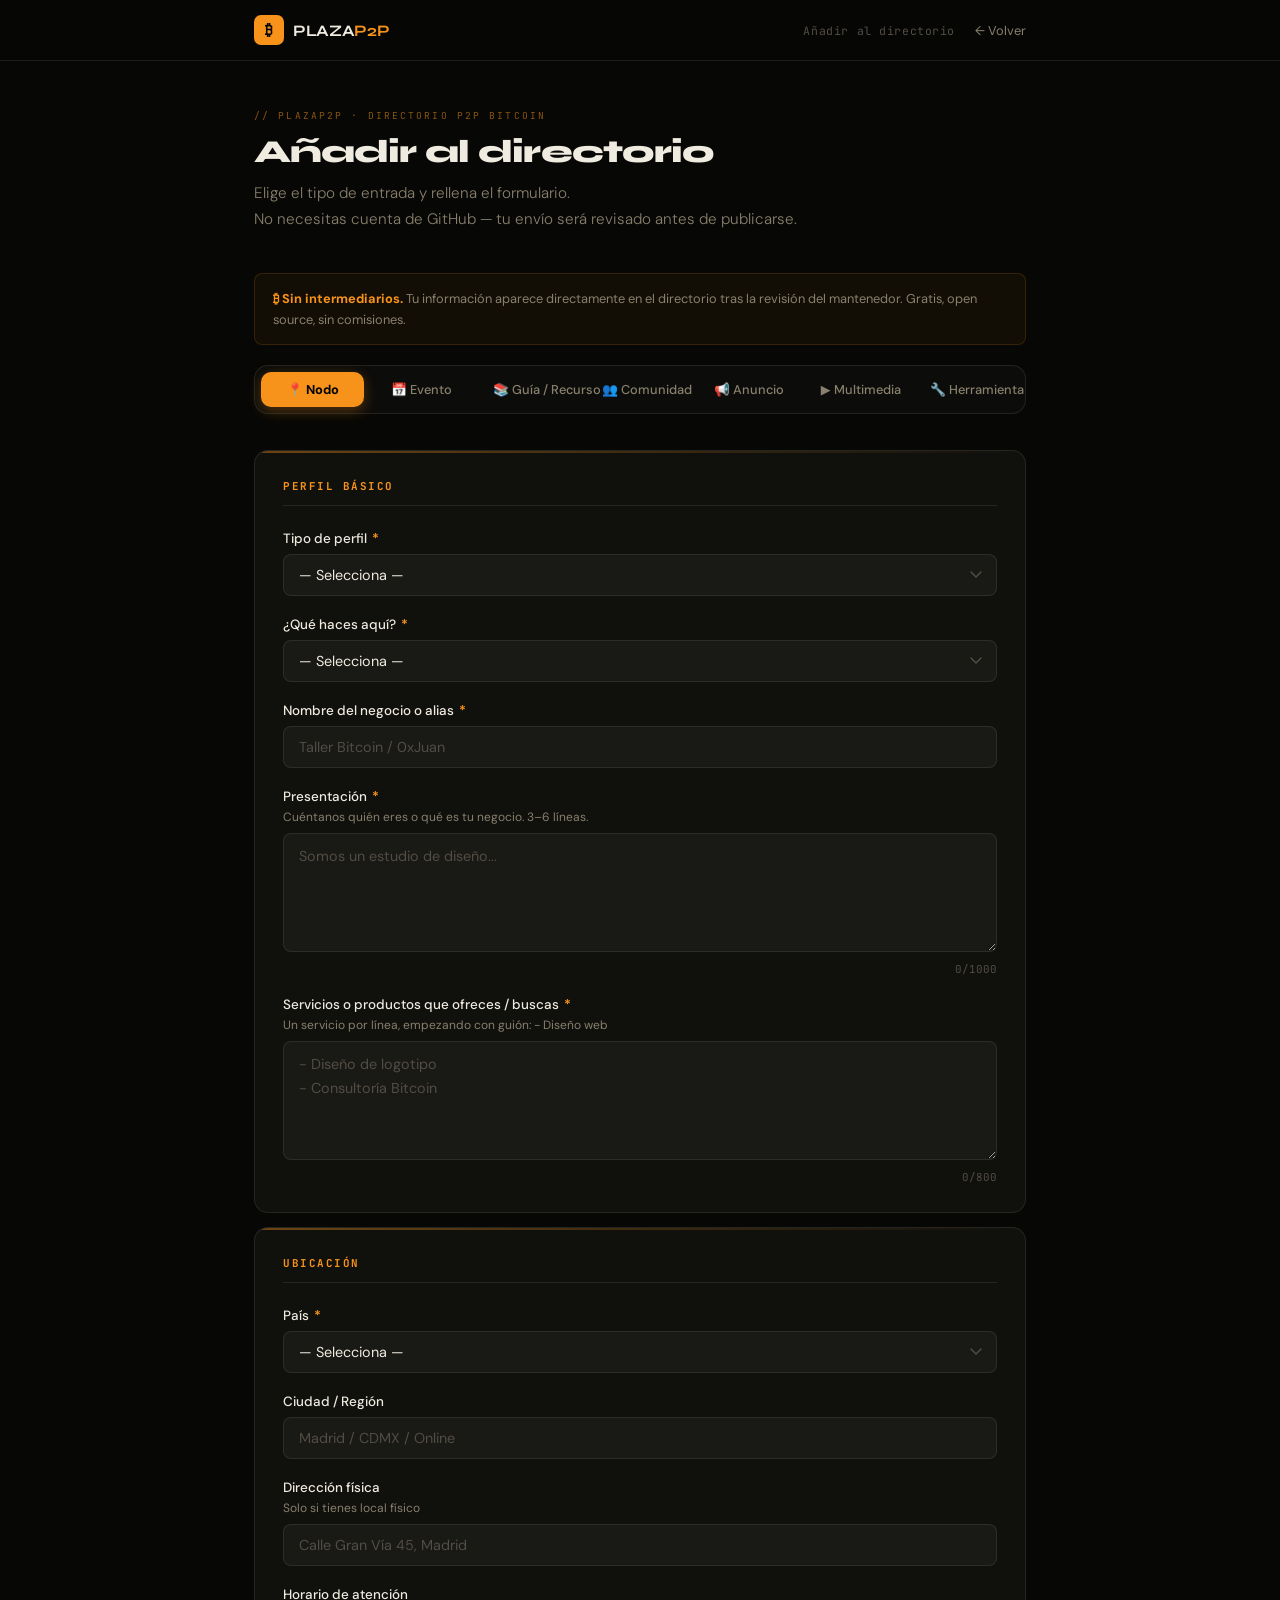
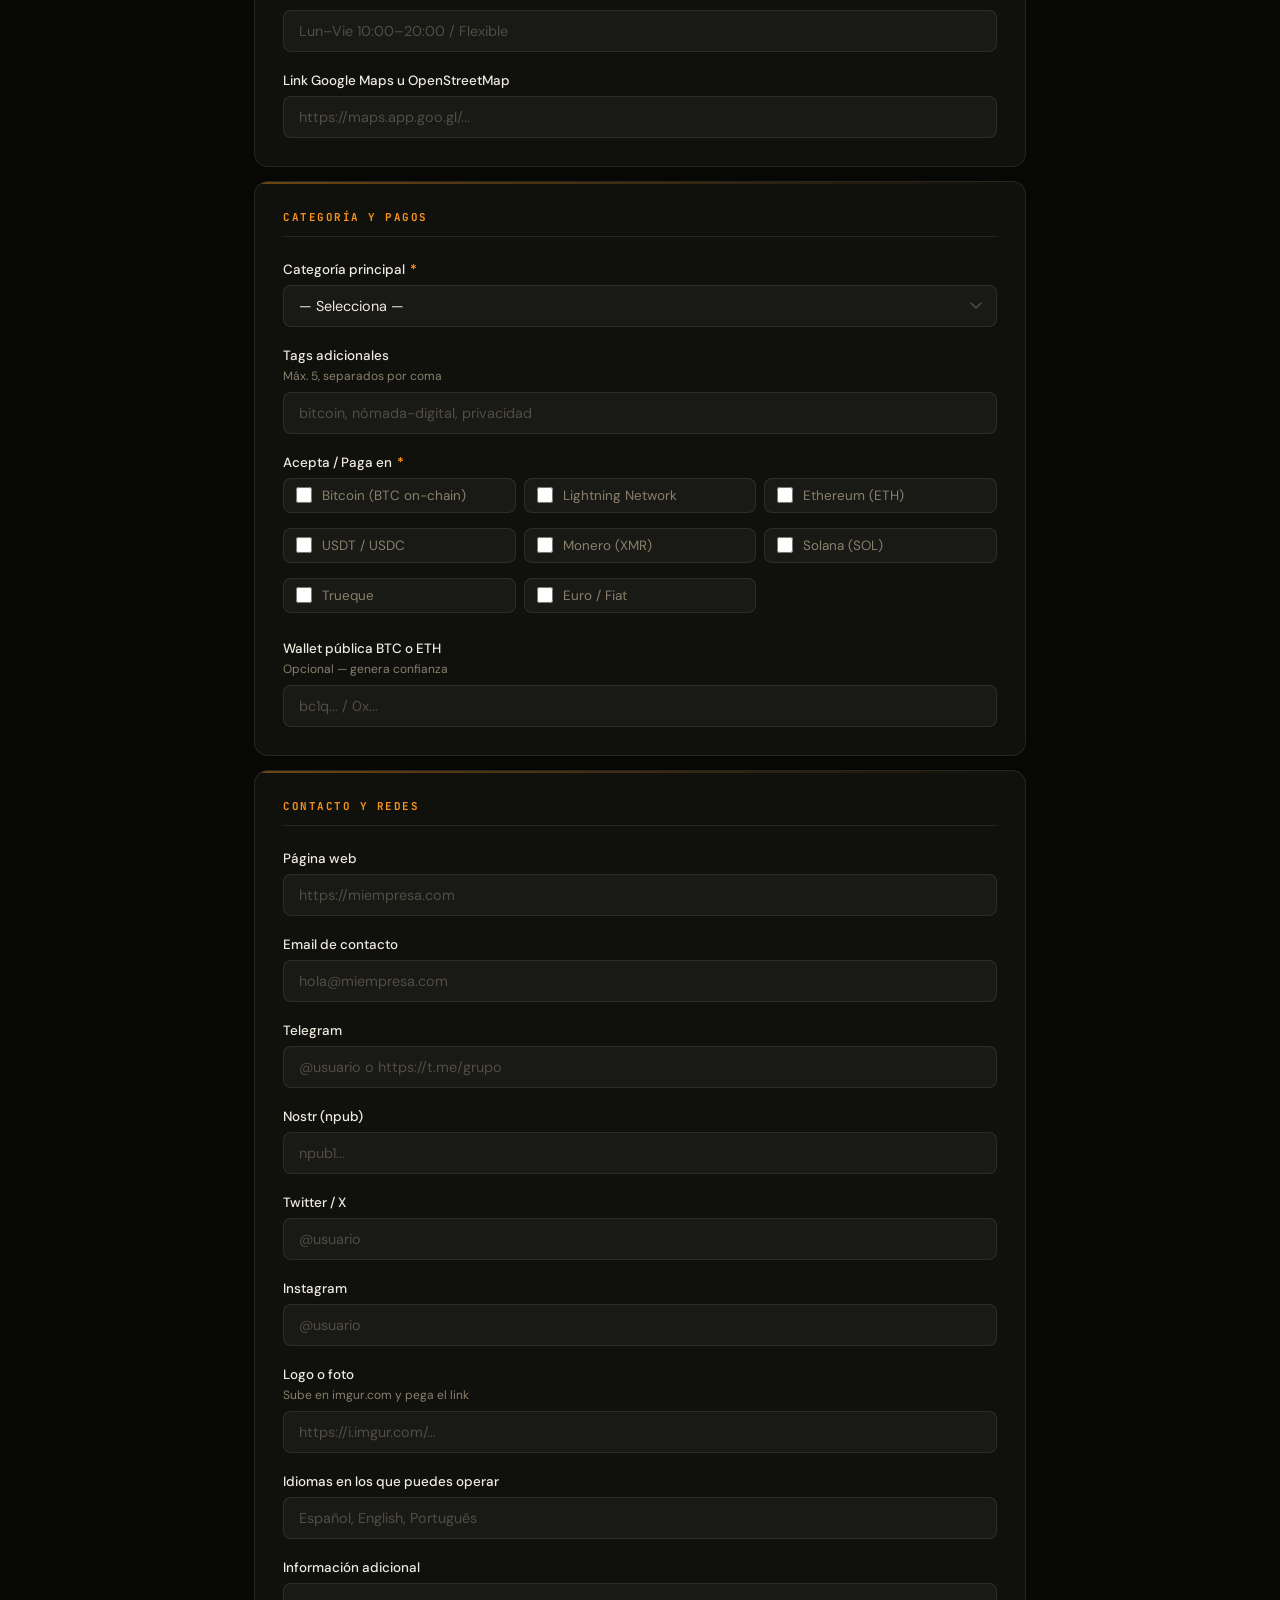
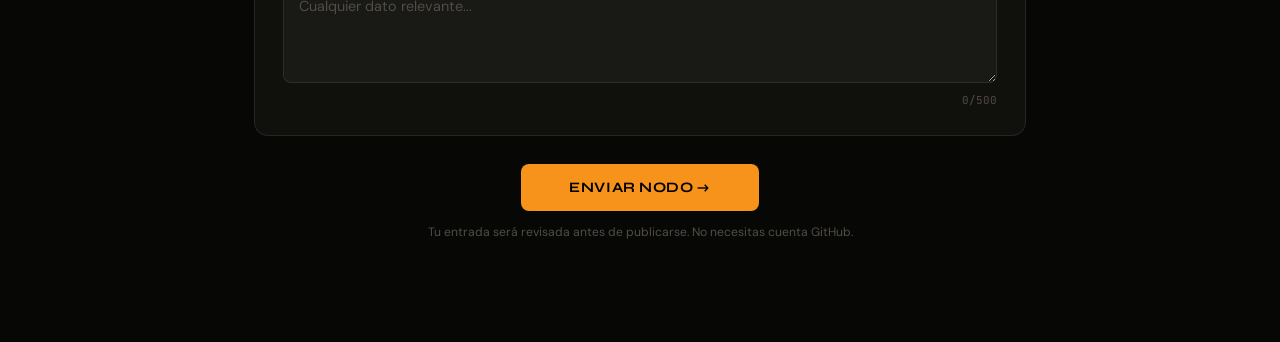
<file: submit.html>
<!DOCTYPE html>
<html lang="es">
<head>
  <meta charset="UTF-8">
  <meta name="viewport" content="width=device-width, initial-scale=1.0">
  <title>Añadir al directorio — PlazaP2P</title>
  <meta name="description" content="Añade tu nodo, evento, comunidad o recurso al directorio P2P de economía circular Bitcoin.">
  <link rel="preconnect" href="https://fonts.googleapis.com">
  <link rel="preconnect" href="https://fonts.gstatic.com" crossorigin>
  <link href="https://fonts.googleapis.com/css2?family=Syne:wght@400;600;700;800&family=DM+Sans:wght@300;400;500;600&family=JetBrains+Mono:wght@400;500&display=swap" rel="stylesheet">
  <style>
    /* ── Design tokens ── */
    :root {
      --bg:        #070705;
      --bg-2:      #0e0d0a;
      --surface:   rgba(255,248,228,0.038);
      --surface-2: rgba(255,248,228,0.065);
      --border:    rgba(255,248,228,0.09);
      --border-focus: rgba(247,147,26,0.5);

      --t-1: #f0ebe0;
      --t-2: #89806d;
      --t-3: #524d45;

      --accent: #f7931a;
      --btc:    #f7931a;
      --green:  #5cc87a;
      --red:    #e8706b;

      --font-head: 'Syne', sans-serif;
      --font-body: 'DM Sans', system-ui, sans-serif;
      --font-mono: 'JetBrains Mono', monospace;

      --radius: 14px;
      --r-sm: 8px;
    }

    /* ── Reset ── */
    *, *::before, *::after { box-sizing: border-box; margin: 0; padding: 0; }
    html { scroll-behavior: smooth; }
    body {
      font-family: var(--font-body);
      background: var(--bg);
      color: var(--t-1);
      min-height: 100vh;
      -webkit-font-smoothing: antialiased;
    }
    a { color: inherit; text-decoration: none; }
    button { cursor: pointer; font-family: inherit; }
    ::-webkit-scrollbar { width: 5px; }
    ::-webkit-scrollbar-track { background: var(--bg); }
    ::-webkit-scrollbar-thumb { background: rgba(247,147,26,0.2); border-radius: 3px; }

    /* ── Header ── */
    .site-header {
      position: sticky;
      top: 0;
      z-index: 50;
      background: rgba(7,7,5,0.96);
      border-bottom: 1px solid var(--border);
      backdrop-filter: blur(12px);
    }
    .site-header-inner {
      max-width: 820px;
      margin: 0 auto;
      padding: 0 24px;
      height: 60px;
      display: flex;
      align-items: center;
      gap: 16px;
    }
    .logo {
      display: flex;
      align-items: center;
      gap: 9px;
      text-decoration: none;
    }
    .logo-mark {
      width: 30px;
      height: 30px;
      background: var(--accent);
      border-radius: 7px;
      display: flex;
      align-items: center;
      justify-content: center;
      font-family: var(--font-head);
      font-weight: 800;
      font-size: 0.95rem;
      color: #000;
      flex-shrink: 0;
    }
    .logo-text {
      font: 700 1rem var(--font-head);
      color: var(--t-1);
      letter-spacing: -0.02em;
    }
    .logo-text .accent { color: var(--accent); }
    .header-meta {
      margin-left: auto;
      display: flex;
      align-items: center;
      gap: 20px;
    }
    .header-step {
      font: 400 0.72rem var(--font-mono);
      color: var(--t-3);
      letter-spacing: 0.05em;
    }
    .back-link {
      font: 400 0.8rem var(--font-body);
      color: var(--t-2);
      transition: color 0.2s;
    }
    .back-link:hover { color: var(--accent); }

    /* ── Main layout ── */
    .container {
      max-width: 820px;
      margin: 0 auto;
      padding: 48px 24px 100px;
    }

    /* ── Page header ── */
    .page-eyebrow {
      font: 400 0.6rem var(--font-mono);
      color: rgba(247,147,26,0.55);
      letter-spacing: 0.22em;
      text-transform: uppercase;
      margin-bottom: 10px;
    }
    h1 {
      font: 800 2rem var(--font-head);
      letter-spacing: -0.03em;
      margin-bottom: 10px;
      color: var(--t-1);
    }
    .subtitle {
      font: 300 0.95rem/1.7 var(--font-body);
      color: var(--t-2);
      margin-bottom: 40px;
      max-width: 560px;
    }

    /* ── Type tabs ── */
    .type-tabs {
      display: flex;
      gap: 6px;
      flex-wrap: wrap;
      margin-bottom: 36px;
      padding: 6px;
      background: rgba(255,248,228,0.025);
      border: 1px solid var(--border);
      border-radius: 14px;
    }
    .type-tab {
      flex: 1;
      min-width: 90px;
      padding: 9px 14px;
      border-radius: 10px;
      border: none;
      background: transparent;
      color: var(--t-2);
      cursor: pointer;
      font: 500 0.8rem var(--font-body);
      transition: all 0.2s;
      text-align: center;
      white-space: nowrap;
    }
    .type-tab:hover { color: var(--t-1); background: rgba(255,248,228,0.05); }
    .type-tab.active {
      background: var(--accent);
      color: #000;
      font-weight: 700;
      box-shadow: 0 4px 14px rgba(247,147,26,0.3);
    }

    /* ── Form panels ── */
    .form-panel { display: none; }
    .form-panel.active { display: block; animation: fadeUp 0.3s ease both; }

    @keyframes fadeUp {
      from { opacity: 0; transform: translateY(10px); }
      to   { opacity: 1; transform: translateY(0); }
    }

    /* ── Form sections ── */
    .form-section {
      background: var(--surface);
      border: 1px solid var(--border);
      border-radius: var(--radius);
      padding: 28px;
      margin-bottom: 14px;
      position: relative;
      overflow: hidden;
    }
    .form-section::before {
      content: '';
      position: absolute;
      top: 0; left: 0; right: 0;
      height: 2px;
      background: linear-gradient(90deg, var(--accent), transparent);
      opacity: 0.4;
    }
    .form-section h3 {
      font: 700 0.68rem var(--font-mono);
      letter-spacing: 0.14em;
      text-transform: uppercase;
      color: var(--accent);
      margin-bottom: 24px;
      padding-bottom: 12px;
      border-bottom: 1px solid var(--border);
    }

    /* ── Fields ── */
    .field { margin-bottom: 20px; }
    .field:last-child { margin-bottom: 0; }

    label {
      display: block;
      font: 500 0.84rem var(--font-body);
      color: var(--t-1);
      margin-bottom: 7px;
    }
    label .req { color: var(--accent); margin-left: 2px; font-weight: 700; }
    label .hint {
      display: block;
      font: 400 0.75rem var(--font-body);
      color: var(--t-2);
      margin-top: 3px;
      line-height: 1.5;
    }

    input[type="text"],
    input[type="url"],
    input[type="email"],
    input[type="number"],
    select,
    textarea {
      width: 100%;
      background: rgba(255,248,228,0.04);
      border: 1px solid var(--border);
      border-radius: var(--r-sm);
      color: var(--t-1);
      font: 400 0.9rem var(--font-body);
      padding: 11px 15px;
      outline: none;
      transition: border-color 0.2s, box-shadow 0.2s, background 0.2s;
      -webkit-appearance: none;
    }
    input::placeholder, textarea::placeholder { color: var(--t-3); }
    input:focus, select:focus, textarea:focus {
      border-color: var(--border-focus);
      box-shadow: 0 0 0 3px rgba(247,147,26,0.08);
      background: rgba(255,248,228,0.06);
    }
    select { cursor: pointer; background-image: url("data:image/svg+xml,%3Csvg xmlns='http://www.w3.org/2000/svg' width='12' height='8' viewBox='0 0 12 8'%3E%3Cpath d='M1 1l5 5 5-5' stroke='%23524d45' stroke-width='1.5' fill='none' stroke-linecap='round'/%3E%3C/svg%3E"); background-repeat: no-repeat; background-position: right 14px center; padding-right: 36px; }
    select option { background: #0d0d0a; }
    textarea { resize: vertical; min-height: 100px; line-height: 1.65; }

    .two-col { display: grid; grid-template-columns: 1fr 1fr; gap: 16px; }
    @media (max-width: 560px) { .two-col { grid-template-columns: 1fr; } }

    /* ── Checkbox group ── */
    .checkbox-group {
      display: grid;
      grid-template-columns: repeat(auto-fill, minmax(210px, 1fr));
      gap: 8px;
    }
    .checkbox-label {
      display: flex;
      align-items: center;
      gap: 10px;
      font: 400 0.84rem var(--font-body);
      color: var(--t-2);
      cursor: pointer;
      padding: 8px 12px;
      border: 1px solid var(--border);
      border-radius: var(--r-sm);
      background: var(--surface);
      transition: border-color 0.2s, color 0.2s;
    }
    .checkbox-label:hover { border-color: rgba(247,147,26,0.3); color: var(--t-1); }
    .checkbox-label input[type="checkbox"] {
      width: 16px;
      height: 16px;
      accent-color: var(--accent);
      flex-shrink: 0;
    }

    /* ── Character counter ── */
    .char-counter {
      font: 400 0.68rem var(--font-mono);
      color: var(--t-3);
      text-align: right;
      margin-top: 5px;
    }
    .char-counter.over { color: var(--red); }

    /* ── Submit area ── */
    .submit-area {
      margin-top: 28px;
      text-align: center;
    }
    .btn-submit {
      background: var(--accent);
      color: #000;
      font: 700 0.9rem var(--font-head);
      letter-spacing: 0.04em;
      border: none;
      border-radius: var(--r-sm);
      padding: 15px 48px;
      cursor: pointer;
      transition: transform 0.2s, box-shadow 0.2s, opacity 0.2s;
    }
    .btn-submit:hover {
      transform: scale(1.03) translateY(-1px);
      box-shadow: 0 8px 28px rgba(247,147,26,0.4);
    }
    .btn-submit:disabled { opacity: 0.4; cursor: not-allowed; transform: none; box-shadow: none; }

    /* ── Status messages ── */
    .status-msg {
      display: none;
      border-radius: var(--r-sm);
      padding: 16px 20px;
      margin-top: 20px;
      font: 400 0.88rem/1.65 var(--font-body);
      text-align: left;
    }
    .status-msg.success {
      display: block;
      background: rgba(92,200,122,0.08);
      border: 1px solid rgba(92,200,122,0.28);
      color: var(--green);
    }
    .status-msg.error {
      display: block;
      background: rgba(232,112,107,0.08);
      border: 1px solid rgba(232,112,107,0.28);
      color: var(--red);
    }
    .status-msg.success a { color: inherit; text-decoration: underline; }

    .notice {
      font: 400 0.76rem var(--font-body);
      color: var(--t-3);
      margin-top: 12px;
      line-height: 1.6;
    }

    /* ── Honeypot ── */
    .hp-field {
      position: absolute;
      left: -9999px;
      width: 1px; height: 1px;
      overflow: hidden;
    }

    /* ── Info callout ── */
    .info-callout {
      background: rgba(247,147,26,0.05);
      border: 1px solid rgba(247,147,26,0.15);
      border-radius: var(--r-sm);
      padding: 14px 18px;
      margin-bottom: 20px;
      font: 400 0.8rem/1.65 var(--font-body);
      color: var(--t-2);
    }
    .info-callout strong { color: var(--accent); }

    /* ── Footer strip ── */
    .page-footer {
      border-top: 1px solid var(--border);
      margin-top: 80px;
      padding: 28px 24px;
      text-align: center;
      font: 400 0.74rem var(--font-body);
      color: var(--t-3);
      max-width: 820px;
      margin-left: auto;
      margin-right: auto;
    }
    .page-footer a { color: var(--accent); }
  </style>
</head>
<body>

<header class="site-header">
  <div class="site-header-inner">
    <a class="logo" href="index.html">
      <div class="logo-mark">₿</div>
      <span class="logo-text">PLAZA<span class="accent">P2P</span></span>
    </a>
    <div class="header-meta">
      <span class="header-step">Añadir al directorio</span>
      <a class="back-link" href="index.html">← Volver</a>
    </div>
  </div>
</header>

  <main class="container">
  <div class="page-eyebrow">// PlazaP2P · Directorio P2P Bitcoin</div>
  <h1>Añadir al directorio</h1>
  <p class="subtitle">
    Elige el tipo de entrada y rellena el formulario.<br>
    No necesitas cuenta de GitHub — tu envío será revisado antes de publicarse.
  </p>
  <div class="info-callout">
    <strong>₿ Sin intermediarios.</strong> Tu información aparece directamente en el directorio tras la revisión del mantenedor. Gratis, open source, sin comisiones.
  </div>

  <!-- Type selector -->
  <div class="type-tabs" role="tablist">
    <button class="type-tab active" data-type="nodo"        onclick="switchType('nodo')">📍 Nodo</button>
    <button class="type-tab"        data-type="evento"      onclick="switchType('evento')">📅 Evento</button>
    <button class="type-tab"        data-type="aprendizaje" onclick="switchType('aprendizaje')">📚 Guía / Recurso</button>
    <button class="type-tab"        data-type="comunidad"   onclick="switchType('comunidad')">👥 Comunidad</button>
    <button class="type-tab"        data-type="anuncio"     onclick="switchType('anuncio')">📢 Anuncio</button>
    <button class="type-tab"        data-type="multimedia"  onclick="switchType('multimedia')">▶ Multimedia</button>
    <button class="type-tab"        data-type="herramienta" onclick="switchType('herramienta')">🔧 Herramienta</button>
  </div>

  <!-- ── NODO ──────────────────────────────────────────────────── -->
  <form id="form-nodo" class="form-panel active" onsubmit="submitForm(event,'nodo')">
    <div class="form-section">
      <h3>Perfil básico</h3>
      <div class="field">
        <label>Tipo de perfil <span class="req">*</span></label>
        <select name="tipo_entidad" required>
          <option value="">— Selecciona —</option>
          <option>Profesional / Freelancer</option>
          <option>Negocio físico (tienda, restaurante, taller...)</option>
          <option>Negocio online</option>
          <option>Proyecto / Startup / DAO</option>
          <option>ONG / Asociación</option>
          <option>Comunidad / Colectivo</option>
        </select>
      </div>
      <div class="field">
        <label>¿Qué haces aquí? <span class="req">*</span></label>
        <select name="tipo_accion" required>
          <option value="">— Selecciona —</option>
          <option>OFREZCO — vendo, doy o intercambio</option>
          <option>BUSCO — necesito algo, pago en Bitcoin o trueque</option>
          <option>AMBOS</option>
        </select>
      </div>
      <div class="field">
        <label>Nombre del negocio o alias <span class="req">*</span></label>
        <input type="text" name="nombre" maxlength="100" placeholder="Taller Bitcoin / 0xJuan" required>
      </div>
      <div class="field">
        <label>Presentación <span class="req">*</span>
          <span class="hint">Cuéntanos quién eres o qué es tu negocio. 3–6 líneas.</span>
        </label>
        <textarea name="presentacion" rows="4" maxlength="1000" placeholder="Somos un estudio de diseño..." required></textarea>
        <div class="char-counter">0/1000</div>
      </div>
      <div class="field">
        <label>Servicios o productos que ofreces / buscas <span class="req">*</span>
          <span class="hint">Un servicio por línea, empezando con guión: - Diseño web</span>
        </label>
        <textarea name="servicios" rows="4" maxlength="800" placeholder="- Diseño de logotipo&#10;- Consultoría Bitcoin" required></textarea>
        <div class="char-counter">0/800</div>
      </div>
    </div>

    <div class="form-section">
      <h3>Ubicación</h3>
      <div class="field">
        <label>País <span class="req">*</span></label>
        <select name="pais" required>
          <option value="">— Selecciona —</option>
          <option>España</option>
          <option>México</option>
          <option>Argentina</option>
          <option>Colombia</option>
          <option>Venezuela</option>
          <option>Chile</option>
          <option>Perú</option>
          <option>Uruguay</option>
          <option>Ecuador</option>
          <option>Bolivia</option>
          <option>Paraguay</option>
          <option>Costa Rica</option>
          <option>Guatemala</option>
          <option>El Salvador</option>
          <option>Honduras</option>
          <option>Nicaragua</option>
          <option>Panamá</option>
          <option>Cuba</option>
          <option>Puerto Rico</option>
          <option>República Dominicana</option>
          <option>Solo Online</option>
          <option>Otro</option>
        </select>
      </div>
      <div class="field">
        <label>Ciudad / Región</label>
        <input type="text" name="ciudad" placeholder="Madrid / CDMX / Online">
      </div>
      <div class="field">
        <label>Dirección física <span class="hint">Solo si tienes local físico</span></label>
        <input type="text" name="direccion" placeholder="Calle Gran Vía 45, Madrid">
      </div>
      <div class="field">
        <label>Horario de atención</label>
        <input type="text" name="horario" placeholder="Lun–Vie 10:00–20:00 / Flexible">
      </div>
      <div class="field">
        <label>Link Google Maps u OpenStreetMap</label>
        <input type="text" name="maps" placeholder="https://maps.app.goo.gl/...">
      </div>
    </div>

    <div class="form-section">
      <h3>Categoría y pagos</h3>
      <div class="field">
        <label>Categoría principal <span class="req">*</span></label>
        <select name="categoria" required>
          <option value="">— Selecciona —</option>
          <option>tech — desarrollo, software, hardware</option>
          <option>diseño — gráfico, web, UX, arquitectura</option>
          <option>legal — asesoría, contratos, derecho digital</option>
          <option>salud — medicina, terapias, bienestar</option>
          <option>educacion — cursos, tutorías, formación</option>
          <option>alimentacion — restaurante, catering, productos</option>
          <option>arte — música, ilustración, escritura, cine</option>
          <option>finanzas — consultoría, trading, contabilidad</option>
          <option>construccion — reformas, inmuebles, instalaciones</option>
          <option>logistica — transporte, mensajería, importación</option>
          <option>comercio — tienda, productos físicos</option>
          <option>hosteleria — hotel, alojamiento, turismo</option>
          <option>marketing — publicidad, SEO, redes sociales</option>
          <option>otro — describir en presentación</option>
        </select>
      </div>
      <div class="field">
        <label>Tags adicionales <span class="hint">Máx. 5, separados por coma</span></label>
        <input type="text" name="tags" maxlength="150" placeholder="bitcoin, nómada-digital, privacidad">
      </div>
      <div class="field">
        <label>Acepta / Paga en <span class="req">*</span></label>
        <div class="checkbox-group">
          <label class="checkbox-label"><input type="checkbox" name="acepta_crypto" value="Bitcoin (BTC — on-chain)"> Bitcoin (BTC on-chain)</label>
          <label class="checkbox-label"><input type="checkbox" name="acepta_crypto" value="Lightning Network (BTC instant)"> Lightning Network</label>
          <label class="checkbox-label"><input type="checkbox" name="acepta_crypto" value="Ethereum (ETH)"> Ethereum (ETH)</label>
          <label class="checkbox-label"><input type="checkbox" name="acepta_crypto" value="USDT / USDC (stablecoins)"> USDT / USDC</label>
          <label class="checkbox-label"><input type="checkbox" name="acepta_crypto" value="Monero (XMR)"> Monero (XMR)</label>
          <label class="checkbox-label"><input type="checkbox" name="acepta_crypto" value="Solana (SOL)"> Solana (SOL)</label>
          <label class="checkbox-label"><input type="checkbox" name="acepta_crypto" value="Trueque / Intercambio de valor"> Trueque</label>
          <label class="checkbox-label"><input type="checkbox" name="acepta_crypto" value="Euro / moneda fiat también"> Euro / Fiat</label>
        </div>
      </div>
      <div class="field">
        <label>Wallet pública BTC o ETH <span class="hint">Opcional — genera confianza</span></label>
        <input type="text" name="wallet" placeholder="bc1q... / 0x...">
      </div>
    </div>

    <div class="form-section">
      <h3>Contacto y redes</h3>
      <div class="field">
        <label>Página web</label>
        <input type="url" name="web" placeholder="https://miempresa.com">
      </div>
      <div class="field">
        <label>Email de contacto</label>
        <input type="email" name="email" placeholder="hola@miempresa.com">
      </div>
      <div class="field">
        <label>Telegram</label>
        <input type="text" name="telegram" placeholder="@usuario o https://t.me/grupo">
      </div>
      <div class="field">
        <label>Nostr (npub)</label>
        <input type="text" name="nostr" placeholder="npub1...">
      </div>
      <div class="field">
        <label>Twitter / X</label>
        <input type="text" name="twitter" placeholder="@usuario">
      </div>
      <div class="field">
        <label>Instagram</label>
        <input type="text" name="instagram" placeholder="@usuario">
      </div>
      <div class="field">
        <label>Logo o foto <span class="hint">Sube en imgur.com y pega el link</span></label>
        <input type="url" name="foto" placeholder="https://i.imgur.com/...">
      </div>
      <div class="field">
        <label>Idiomas en los que puedes operar</label>
        <input type="text" name="idiomas" placeholder="Español, English, Português">
      </div>
      <div class="field">
        <label>Información adicional</label>
        <textarea name="notas" rows="3" maxlength="500" placeholder="Cualquier dato relevante..."></textarea>
        <div class="char-counter">0/500</div>
      </div>
    </div>

    <div class="hp-field" aria-hidden="true">
      <input type="text" name="_hp" tabindex="-1" autocomplete="off">
    </div>

    <div class="submit-area">
      <button type="submit" class="btn-submit">ENVIAR NODO →</button>
      <p class="notice">Tu entrada será revisada antes de publicarse. No necesitas cuenta GitHub.</p>
      <div id="status-nodo" class="status-msg"></div>
    </div>
  </form>

  <!-- ── EVENTO ─────────────────────────────────────────────── -->
  <form id="form-evento" class="form-panel" onsubmit="submitForm(event,'evento')">
    <div class="form-section">
      <h3>Datos del evento</h3>
      <div class="field">
        <label>Nombre del evento <span class="req">*</span></label>
        <input type="text" name="nombre" maxlength="150" placeholder="Bitcoin Meetup Madrid #12" required>
      </div>
      <div class="field">
        <label>Tipo de evento <span class="req">*</span></label>
        <select name="tipo" required>
          <option value="">— Selecciona —</option>
          <option>Meetup / Quedada informal</option>
          <option>Taller / Workshop</option>
          <option>Conferencia / Charla</option>
          <option>Hackathon</option>
          <option>Mercado / Feria</option>
          <option>Evento online (webinar, stream)</option>
          <option>Retiro / Encuentro residencial</option>
          <option>Otro</option>
        </select>
      </div>
      <div class="field">
        <label>Fecha <span class="req">*</span></label>
        <input type="text" name="fecha" placeholder="2025-09-15 / 15 septiembre 2025" required>
      </div>
      <div class="field">
        <label>Hora y zona horaria</label>
        <input type="text" name="hora" placeholder="19:00 CET / 18:00 UTC">
      </div>
      <div class="field">
        <label>Lugar <span class="req">*</span></label>
        <input type="text" name="lugar" placeholder="Coworking El Nodo, Madrid / Online" required>
      </div>
      <div class="field">
        <label>País / Zona</label>
        <input type="text" name="pais" placeholder="España / Latam / Online Global">
      </div>
      <div class="field">
        <label>Descripción del evento <span class="req">*</span></label>
        <textarea name="descripcion" rows="4" maxlength="800" placeholder="De qué va el evento, qué se verá, quién es el ponente..." required></textarea>
        <div class="char-counter">0/800</div>
      </div>
      <div class="field">
        <label>Coste de entrada</label>
        <input type="text" name="coste" placeholder="Gratuito / 5.000 sats / €10">
      </div>
      <div class="field">
        <label>Link de registro o más info</label>
        <input type="url" name="registro" placeholder="https://...">
      </div>
      <div class="field">
        <label>Organizador / Contacto <span class="req">*</span></label>
        <input type="text" name="organizador" placeholder="@bitcoin_madrid / hola@evento.com" required>
      </div>
      <div class="field">
        <label>Idioma del evento</label>
        <input type="text" name="idioma" placeholder="Español / English">
      </div>
      <div class="field">
        <label>Imagen del evento</label>
        <input type="url" name="foto" placeholder="https://i.imgur.com/...">
      </div>
    </div>
    <div class="hp-field" aria-hidden="true">
      <input type="text" name="_hp" tabindex="-1" autocomplete="off">
    </div>

    <div class="submit-area">
      <button type="submit" class="btn-submit">ENVIAR EVENTO →</button>
      <p class="notice">Tu entrada será revisada antes de publicarse. No necesitas cuenta GitHub.</p>
      <div id="status-evento" class="status-msg"></div>
    </div>
  </form>

  <!-- ── APRENDIZAJE ───────────────────────────────────────── -->
  <form id="form-aprendizaje" class="form-panel" onsubmit="submitForm(event,'aprendizaje')">
    <div class="form-section">
      <h3>Recurso educativo</h3>
      <div class="field">
        <label>Título <span class="req">*</span></label>
        <input type="text" name="titulo" maxlength="150" placeholder="Guía práctica de Lightning Network" required>
      </div>
      <div class="field">
        <label>Tipo de recurso <span class="req">*</span></label>
        <select name="tipo" required>
          <option value="">— Selecciona —</option>
          <option>Artículo / Guía escrita</option>
          <option>Video / Tutorial</option>
          <option>Curso completo</option>
          <option>Libro / Whitepaper</option>
          <option>Podcast / Audio</option>
          <option>Herramienta / Software</option>
          <option>Repositorio de código</option>
          <option>Comunidad de aprendizaje</option>
        </select>
      </div>
      <div class="field">
        <label>Nivel <span class="req">*</span></label>
        <select name="nivel" required>
          <option value="">— Selecciona —</option>
          <option>Principiante — sin conocimientos previos</option>
          <option>Intermedio — familiarizado con el tema</option>
          <option>Avanzado — conocimiento técnico profundo</option>
        </select>
      </div>
      <div class="field">
        <label>Categoría <span class="req">*</span></label>
        <select name="categoria" required>
          <option value="">— Selecciona —</option>
          <option>Bitcoin — fundamentos</option>
          <option>Bitcoin — técnico (lightning, nodos, custodia)</option>
          <option>Cripto general — altcoins, DeFi</option>
          <option>Privacidad y seguridad</option>
          <option>Economía y filosofía</option>
          <option>Legal y fiscal</option>
          <option>Minería</option>
          <option>Herramientas y software</option>
          <option>Economía circular y P2P</option>
          <option>Otro</option>
        </select>
      </div>
      <div class="field">
        <label>Idioma del recurso</label>
        <input type="text" name="idioma" placeholder="Español / English">
      </div>
      <div class="field">
        <label>Descripción breve <span class="req">*</span></label>
        <textarea name="descripcion" rows="3" maxlength="800" placeholder="Qué aprenderás con este recurso..." required></textarea>
        <div class="char-counter">0/800</div>
      </div>
      <div class="field">
        <label>Link al recurso <span class="req">*</span></label>
        <input type="url" name="link" placeholder="https://..." required>
      </div>
      <div class="field">
        <label>Autor o fuente</label>
        <input type="text" name="autor" placeholder="@bitcoin_dev / Satoshi Nakamoto">
      </div>
      <div class="field">
        <label>¿Es gratuito? <span class="req">*</span></label>
        <select name="gratuito" required>
          <option value="">— Selecciona —</option>
          <option value="Sí">Sí, gratuito</option>
          <option value="No">No, de pago</option>
          <option value="Freemium">Freemium</option>
        </select>
      </div>
    </div>
    <div class="hp-field" aria-hidden="true">
      <input type="text" name="_hp" tabindex="-1" autocomplete="off">
    </div>

    <div class="submit-area">
      <button type="submit" class="btn-submit">ENVIAR RECURSO →</button>
      <p class="notice">Tu entrada será revisada antes de publicarse. No necesitas cuenta GitHub.</p>
      <div id="status-aprendizaje" class="status-msg"></div>
    </div>
  </form>

  <!-- ── COMUNIDAD ─────────────────────────────────────────── -->
  <form id="form-comunidad" class="form-panel" onsubmit="submitForm(event,'comunidad')">
    <div class="form-section">
      <h3>Datos de la comunidad</h3>
      <div class="field">
        <label>Nombre de la comunidad <span class="req">*</span></label>
        <input type="text" name="nombre" maxlength="100" placeholder="Bitcoin Madrid / Bitcoiners Latam" required>
      </div>
      <div class="field">
        <label>Plataforma principal <span class="req">*</span></label>
        <select name="plataforma" required>
          <option value="">— Selecciona —</option>
          <option>Telegram</option>
          <option>Discord</option>
          <option>Nostr</option>
          <option>Matrix / Element</option>
          <option>WhatsApp</option>
          <option>Foro propio</option>
          <option>Meetup.com</option>
          <option>Reddit</option>
          <option>Signal</option>
          <option>Otra</option>
        </select>
      </div>
      <div class="field">
        <label>Link de acceso <span class="req">*</span></label>
        <input type="url" name="link" placeholder="https://t.me/... / https://..." required>
      </div>
      <div class="field">
        <label>Alcance geográfico <span class="req">*</span></label>
        <input type="text" name="pais" placeholder="España / México / Global / Latam" required>
      </div>
      <div class="field">
        <label>Ciudad <span class="hint">Si es una comunidad local</span></label>
        <input type="text" name="ciudad" placeholder="Madrid / Buenos Aires">
      </div>
      <div class="field">
        <label>Número aproximado de miembros</label>
        <input type="text" name="miembros" placeholder="500 / 1200 / +5000">
      </div>
      <div class="field">
        <label>Descripción y enfoque <span class="req">*</span></label>
        <textarea name="descripcion" rows="3" maxlength="800" placeholder="De qué trata la comunidad, a quién va dirigida..." required></textarea>
        <div class="char-counter">0/800</div>
      </div>
      <div class="field">
        <label>Idioma principal</label>
        <input type="text" name="idioma" placeholder="Español / English">
      </div>
      <div class="field">
        <label>Contacto del responsable o admin</label>
        <input type="text" name="contacto" placeholder="@admin / admin@comunidad.com">
      </div>
    </div>
    <div class="hp-field" aria-hidden="true">
      <input type="text" name="_hp" tabindex="-1" autocomplete="off">
    </div>

    <div class="submit-area">
      <button type="submit" class="btn-submit">ENVIAR COMUNIDAD →</button>
      <p class="notice">Tu entrada será revisada antes de publicarse. No necesitas cuenta GitHub.</p>
      <div id="status-comunidad" class="status-msg"></div>
    </div>
  </form>

  <!-- ── ANUNCIO ────────────────────────────────────────────── -->
  <form id="form-anuncio" class="form-panel" onsubmit="submitForm(event,'anuncio')">
    <div class="form-section">
      <h3>Anuncio P2P</h3>
      <div class="field">
        <label>Tipo de anuncio <span class="req">*</span></label>
        <select name="tipo" required>
          <option value="">— Selecciona —</option>
          <option>Busco colaborador / socio</option>
          <option>Ofrezco trabajo o proyecto puntual</option>
          <option>Vendo (producto o servicio único)</option>
          <option>Compro / busco algo concreto</option>
          <option>Intercambio / trueque directo</option>
          <option>Donación / crowdfunding</option>
          <option>Aviso importante para la comunidad</option>
          <option>Otro</option>
        </select>
      </div>
      <div class="field">
        <label>Título del anuncio <span class="req">*</span></label>
        <input type="text" name="titulo" maxlength="150" placeholder="Vendo laptop ThinkPad por Bitcoin" required>
      </div>
      <div class="field">
        <label>Descripción completa <span class="req">*</span></label>
        <textarea name="descripcion" rows="4" maxlength="1000" placeholder="Detalles del producto / servicio, estado, condiciones..." required></textarea>
        <div class="char-counter">0/1000</div>
      </div>
      <div class="field">
        <label>Zona o alcance <span class="req">*</span></label>
        <input type="text" name="zona" placeholder="Madrid presencial / Online / Envío a España" required>
      </div>
      <div class="field">
        <label>Vigencia del anuncio</label>
        <input type="text" name="duracion" placeholder="30 días / Hasta vender / Permanente">
      </div>
      <div class="field">
        <label>Presupuesto o valor ofrecido</label>
        <input type="text" name="presupuesto" placeholder="0.005 BTC / 50.000 sats / Negociable">
      </div>
      <div class="field">
        <label>Contacto <span class="req">*</span></label>
        <input type="text" name="contacto" placeholder="@telegram / email@..." required>
      </div>
    </div>
    <div class="hp-field" aria-hidden="true">
      <input type="text" name="_hp" tabindex="-1" autocomplete="off">
    </div>

    <div class="submit-area">
      <button type="submit" class="btn-submit">ENVIAR ANUNCIO →</button>
      <p class="notice">Tu entrada será revisada antes de publicarse. No necesitas cuenta GitHub.</p>
      <div id="status-anuncio" class="status-msg"></div>
    </div>
  </form>

  <!-- ── MULTIMEDIA ───────────────────────────────────────── -->
  <form id="form-multimedia" class="form-panel" onsubmit="submitForm(event,'multimedia')">
    <div class="form-section">
      <h3>Canal / Podcast / Newsletter</h3>
      <div class="field">
        <label>Título <span class="req">*</span></label>
        <input type="text" name="titulo" maxlength="150" placeholder="Nombre del canal, podcast o newsletter" required>
        <div class="char-counter">0/150</div>
      </div>
      <div class="field">
        <label>Tipo <span class="req">*</span></label>
        <select name="tipo" required>
          <option value="">— Selecciona —</option>
          <option>YouTube</option>
          <option>Podcast</option>
          <option>Newsletter</option>
          <option>Blog</option>
          <option>Livestream</option>
        </select>
      </div>
      <div class="field">
        <label>Descripción breve <span class="req">*</span></label>
        <textarea name="descripcion" rows="4" maxlength="800" placeholder="¿De qué trata? ¿Con qué frecuencia publica?" required></textarea>
        <div class="char-counter">0/800</div>
      </div>
      <div class="field">
        <label>Link principal <span class="req">*</span></label>
        <input type="url" name="link" placeholder="https://youtube.com/..." required>
      </div>
      <div class="field">
        <label>Autor / Responsable</label>
        <input type="text" name="autor" placeholder="Nombre o alias del creador">
      </div>
      <div class="field">
        <label>Idioma principal</label>
        <select name="idioma">
          <option value="">— Selecciona —</option>
          <option>Español</option>
          <option>English</option>
          <option>Català</option>
          <option>Otros</option>
        </select>
      </div>
      <div class="field">
        <label>Frecuencia de publicación</label>
        <input type="text" name="frecuencia" placeholder="Semanal, mensual, irregular...">
      </div>
      <div class="field">
        <label>¿Es gratuito?</label>
        <select name="gratuito">
          <option value="">— Selecciona —</option>
          <option value="Sí">Sí, gratuito</option>
          <option value="No">No, de pago</option>
          <option value="Freemium">Freemium</option>
        </select>
      </div>
    </div>
    <div class="hp-field" aria-hidden="true">
      <input type="text" name="_hp" tabindex="-1" autocomplete="off">
    </div>
    <div class="submit-area">
      <button type="submit" class="btn-submit">ENVIAR MULTIMEDIA →</button>
      <p class="notice">Tu entrada será revisada antes de publicarse. No necesitas cuenta GitHub.</p>
      <div id="status-multimedia" class="status-msg"></div>
    </div>
  </form>

  <!-- ── HERRAMIENTA ──────────────────────────────────────── -->
  <form id="form-herramienta" class="form-panel" onsubmit="submitForm(event,'herramienta')">
    <div class="form-section">
      <h3>Herramienta / Tool</h3>
      <div class="field">
        <label>Nombre <span class="req">*</span></label>
        <input type="text" name="nombre" maxlength="100" placeholder="Nombre de la herramienta o servicio" required>
        <div class="char-counter">0/100</div>
      </div>
      <div class="field">
        <label>Categoría <span class="req">*</span></label>
        <select name="tipo" required>
          <option value="">— Selecciona categoría —</option>
          <optgroup label="─ Trading &amp; Exchange ─">
            <option>Exchange</option>
            <option>Aggregator</option>
            <option>P2P</option>
            <option>Indie exchange</option>
            <option>DEX</option>
            <option>ATM</option>
          </optgroup>
          <optgroup label="─ Compras &amp; Servicios ─">
            <option>Marketplace</option>
            <option>Shopping</option>
            <option>Cards</option>
            <option>Gift cards</option>
          </optgroup>
          <optgroup label="─ Privacidad &amp; Seguridad ─">
            <option>Tool</option>
            <option>OS &amp; Live USB</option>
            <option>Encryption</option>
            <option>Browser</option>
            <option>Password Manager</option>
            <option>VPN</option>
            <option>Proxy store</option>
            <option>Utilities</option>
          </optgroup>
          <optgroup label="─ Comunicación ─">
            <option>Messaging</option>
            <option>Email</option>
            <option>Email alias</option>
            <option>SMS</option>
          </optgroup>
          <optgroup label="─ Infraestructura ─">
            <option>Hosting</option>
            <option>VPS</option>
            <option>Domains</option>
            <option>e-SIM</option>
            <option>AI</option>
          </optgroup>
          <optgroup label="─ Otros ─">
            <option>Other services</option>
          </optgroup>
        </select>
      </div>
      <div class="field">
        <label>Descripción breve <span class="req">*</span></label>
        <textarea name="descripcion" rows="4" maxlength="500" placeholder="¿Para qué sirve? ¿Qué la diferencia de otras? ¿Acepta Bitcoin/Monero?" required></textarea>
        <div class="char-counter">0/500</div>
      </div>
      <div class="field">
        <label>Link oficial <span class="req">*</span></label>
        <input type="url" name="link" placeholder="https://..." required>
      </div>
      <div class="field">
        <label>Plataforma</label>
        <select name="plataforma">
          <option value="">— Selecciona —</option>
          <option>Web</option>
          <option>Mobile</option>
          <option>Desktop</option>
          <option>CLI</option>
          <option>Multi-plataforma</option>
          <option>Browser Extension</option>
          <option>Live USB</option>
          <option>Desktop · Mobile</option>
          <option>Desktop · CLI</option>
          <option>Self-hosted</option>
          <option>VM</option>
        </select>
      </div>
      <div class="field">
        <label>¿Es open source?</label>
        <select name="open_source">
          <option value="">— Selecciona —</option>
          <option value="Sí">Sí</option>
          <option value="No">No</option>
          <option value="Parcialmente">Parcialmente</option>
        </select>
      </div>
      <div class="field">
        <label>Logo (URL directa a imagen)</label>
        <input type="url" name="logo" placeholder="https://ejemplo.com/favicon.ico">
        <div class="field-hint">URL al logo o favicon oficial. Se mostrará en la tarjeta (36×36 px).</div>
      </div>
    </div>
    <div class="hp-field" aria-hidden="true">
      <input type="text" name="_hp" tabindex="-1" autocomplete="off">
    </div>
    <div class="submit-area">
      <button type="submit" class="btn-submit">ENVIAR HERRAMIENTA →</button>
      <p class="notice">Tu entrada será revisada antes de publicarse. No necesitas cuenta GitHub.</p>
      <div id="status-herramienta" class="status-msg"></div>
    </div>
  </form>

</main>

<script>
  const SUBMIT_URL = '/api/submit';
  const BTN_LABELS = {
    nodo:        'ENVIAR NODO →',
    evento:      'ENVIAR EVENTO →',
    aprendizaje: 'ENVIAR RECURSO →',
    comunidad:   'ENVIAR COMUNIDAD →',
    anuncio:     'ENVIAR ANUNCIO →',
    multimedia:  'ENVIAR MULTIMEDIA →',
    herramienta: 'ENVIAR HERRAMIENTA →',
  };

  // ── Utilities ────────────────────────────────────────────────────────────────
  function escapeHTML(str) {
    return String(str)
      .replace(/&/g, '&amp;').replace(/</g, '&lt;')
      .replace(/>/g, '&gt;').replace(/"/g, '&quot;');
  }

  function updateCounter(el) {
    const counter = el.parentElement.querySelector('.char-counter');
    if (!counter) return;
    const max = parseInt(el.getAttribute('maxlength') || '0', 10);
    const len = el.value.length;
    counter.textContent = `${len}/${max}`;
    counter.classList.toggle('over', len >= Math.floor(max * 0.9));
  }

  // ── Tab switching ────────────────────────────────────────────────────────────
  function switchType(type) {
    document.querySelectorAll('.type-tab').forEach(t =>
      t.classList.toggle('active', t.dataset.type === type));
    document.querySelectorAll('.form-panel').forEach(p =>
      p.classList.toggle('active', p.id === `form-${type}`));
    restoreDraft(type);
  }

  // ── Draft persistence (sessionStorage) ───────────────────────────────────────
  function saveDraft(form, type) {
    const data = {};
    new FormData(form).forEach((val, key) => {
      if (key === '_hp') return;
      data[key] = data[key] !== undefined ? [].concat(data[key], val) : val;
    });
    try { sessionStorage.setItem(`plazap2p-draft-${type}`, JSON.stringify(data)); } catch {}
  }

  function restoreDraft(type) {
    try {
      const raw = sessionStorage.getItem(`plazap2p-draft-${type}`);
      if (!raw) return;
      const data = JSON.parse(raw);
      const form = document.getElementById(`form-${type}`);
      if (!form) return;
      Object.entries(data).forEach(([key, val]) => {
        form.querySelectorAll(`[name="${CSS.escape(key)}"]`).forEach(el => {
          if (el.type === 'checkbox') {
            el.checked = [].concat(val).includes(el.value);
          } else {
            el.value = val;
            updateCounter(el);
          }
        });
      });
    } catch {}
  }

  function clearDraft(type) {
    try { sessionStorage.removeItem(`plazap2p-draft-${type}`); } catch {}
  }

  // ── Form submission ──────────────────────────────────────────────────────────
  async function submitForm(e, type) {
    e.preventDefault();
    const form   = e.target;
    const btn    = form.querySelector('.btn-submit');
    const status = document.getElementById(`status-${type}`);

    // Honeypot — silent discard if bot filled the hidden field
    if (form.querySelector('[name="_hp"]')?.value) return;

    // Collect all form values
    const data = {};
    new FormData(form).forEach((val, key) => {
      if (key === '_hp') return;
      data[key] = data[key] !== undefined ? [].concat(data[key], val) : val;
    });

    // Ensure checkbox groups exist as arrays (even when all unchecked)
    const seenGroups = new Set();
    form.querySelectorAll('input[type="checkbox"]').forEach(cb => {
      if (seenGroups.has(cb.name)) return;
      seenGroups.add(cb.name);
      if (data[cb.name] === undefined) data[cb.name] = [];
      else if (!Array.isArray(data[cb.name])) data[cb.name] = [data[cb.name]];
    });

    // Client-side: require at least one crypto option for nodo
    if (type === 'nodo' && (!data.acepta_crypto || data.acepta_crypto.length === 0)) {
      status.className = 'status-msg error';
      status.innerHTML = '❌ <strong>Selecciona al menos una opción en "Acepta / Paga en".</strong>';
      status.scrollIntoView({ behavior: 'smooth', block: 'nearest' });
      return;
    }

    btn.disabled = true;
    btn.textContent = 'Enviando…';
    status.className = 'status-msg'; // hide while in-flight (CSS: display:none)

    try {
      const res  = await fetch(SUBMIT_URL, {
        method:  'POST',
        headers: { 'Content-Type': 'application/json' },
        body:    JSON.stringify({ type, data }),
      });
      const json = await res.json();

      if (res.ok && json.ok) {
        const issueLink = json.issue_url
          ? ` <a href="${json.issue_url}" target="_blank" rel="noopener">Ver issue →</a>`
          : '';
        status.className = 'status-msg success';
        status.innerHTML =
          `✅ <strong>Enviado correctamente.</strong><br>` +
          `Tu entrada está pendiente de revisión. El mantenedor la publicará en breve.${issueLink}`;
        form.reset();
        clearDraft(type);
        // Reset counters after form.reset()
        form.querySelectorAll('textarea[maxlength], input[maxlength]').forEach(updateCounter);
      } else {
        throw new Error(json.error || 'Error desconocido');
      }
    } catch (err) {
      status.className = 'status-msg error';
      status.innerHTML =
        `❌ <strong>Error al enviar:</strong> ${escapeHTML(err.message)}<br>` +
        `Inténtalo de nuevo o abre el issue directamente en GitHub.`;
    } finally {
      btn.disabled = false;
      btn.textContent = BTN_LABELS[type] || 'ENVIAR →';
      status.scrollIntoView({ behavior: 'smooth', block: 'nearest' });
    }
  }

  // ── Init ─────────────────────────────────────────────────────────────────────
  document.addEventListener('DOMContentLoaded', () => {
    // Wire up character counters
    document.querySelectorAll('textarea[maxlength], input[maxlength]').forEach(el => {
      el.addEventListener('input', () => updateCounter(el));
      updateCounter(el);
    });

    // Wire up draft saving on every input/change in any form panel
    document.querySelectorAll('.form-panel').forEach(panel => {
      const type = panel.id.replace('form-', '');
      panel.addEventListener('input',  () => saveDraft(panel, type));
      panel.addEventListener('change', () => saveDraft(panel, type));
    });

    // Restore draft for the initially active tab
    restoreDraft('nodo');
  });
</script>



</body>
</html>
</file>
